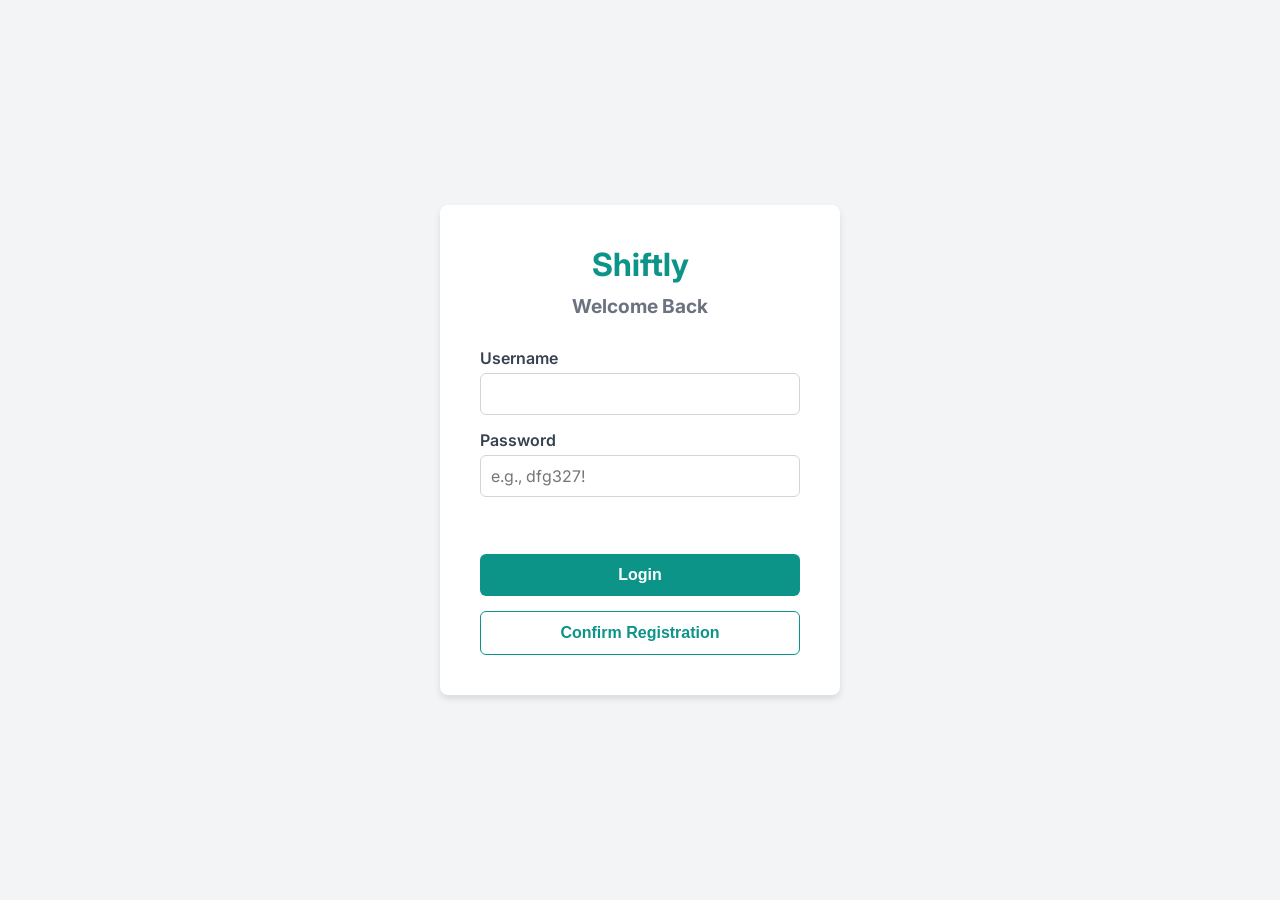
<file: index.html>
<!DOCTYPE html>
<html lang="en">
<head>
    <meta charset="UTF-8">
    <meta name="viewport" content="width=device-width, initial-scale=1.0">
    <title>Shiftly - My Shifts</title>
    <link href="https://fonts.googleapis.com/css2?family=Inter:wght@400;500;600;700&display=swap" rel="stylesheet">
    
    <link rel="stylesheet" href="style.css">
    <link rel="stylesheet" href="home.css">
</head>
<body>
    <header class="top-bar">
        <div class="logo">Shiftly</div>
        <div class="user-menu">
            <span id="userGreeting" class="greeting">Hello - Username</span>
            <a href="index.html" class="nav-link">My Shifts</a>
            <a href="edit-profile.html" class="nav-link">Edit Profile</a>
            <a href="#" id="logoutBtn" class="nav-link logout">Log out</a>
        </div>
    </header>

    <main class="main-container">
        <section class="filters">
            <input type="text" id="searchPlace" placeholder="Search by shift place..." class="search-input">
            <div class="date-range">
                <input type="date" id="startDate" class="date-input">
                <span>to</span>
                <input type="date" id="endDate" class="date-input">
            </div>
            <button id="filterBtn" class="primary-btn">Search</button>
        </section>
        <div class="table-container">
            <table id="shiftTable">
                <thead>
                    <tr>
                        <th>Date</th>
                        <th>Start Time</th>
                        <th>End Time</th>
                        <th>Hourly Wage</th>
                        <th>Shift Place</th>
                        <th>Total Profit</th>
                    </tr>
                </thead>
                <tbody id="shiftTableBody">

                </tbody>
            </table>
        </div>

        <div class="highest-earning">
            🏆 Highest Earning Month: <span id="highestMonthDisplay">N/A</span>
        </div>

        <button class="fab-add" onclick="window.location.href='add-shift.html'" aria-label="Add Shift">+</button>
    </main>

    <footer class="bottom-footer">
        <div class="footer-menu">
            <a href="index.html">My Shifts</a>
            <a href="add-shift.html">Add Shift</a>
            <a href="edit-profile.html">Profile</a>
        </div>
    </footer>

    <script src="home.js"></script>
</body>
</html>
</file>
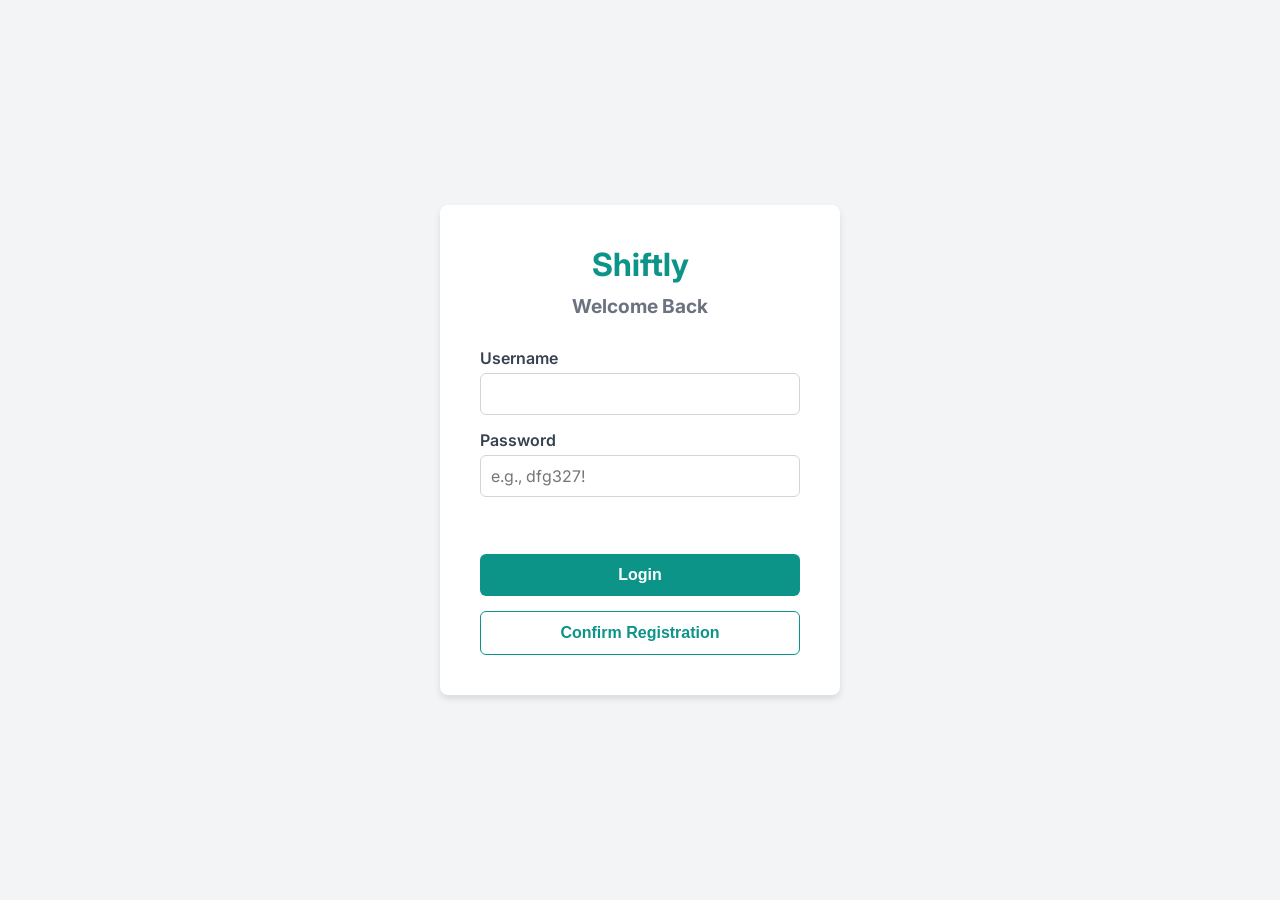
<file: add-shift.html>
<!DOCTYPE html>
<html lang="en">
<head>
    <meta charset="UTF-8">
    <meta name="viewport" content="width=device-width, initial-scale=1.0">
    <title>Shiftly - Add Shift</title>
    <link href="https://fonts.googleapis.com/css2?family=Inter:wght@400;500;600;700&display=swap" rel="stylesheet">
    
    <link rel="stylesheet" href="style.css">
    <link rel="stylesheet" href="add-shift.css">
</head>
<body>
    <header class="top-bar">
        <div class="logo">Shiftly</div>
        <div class="user-menu">
            <a href="index.html" class="nav-link">Cancel & Back</a>
        </div>
    </header>

    <main class="main-container auth-container" style="margin-top: 40px; margin-bottom: 80px;">
        <h2>Add a New Shift</h2>
        <form id="addShiftForm">
            <div class="form-group">
                <label for="shiftDate">Date Selection</label>
                <input type="date" id="shiftDate" required>
            </div>

            <div class="form-group">
                <label for="startTime">Start Time</label>
                <input type="time" id="startTime" required>
            </div>

            <div class="form-group">
                <label for="endTime">End Time</label>
                <input type="time" id="endTime" required>
            </div>

            <div class="form-group">
                <label for="hourlyWage">Hourly Wage ($)</label>
                <input type="number" id="hourlyWage" step="0.01" min="0" required>
            </div>

            <div class="form-group">
                <label for="workplace">Workplace</label>
                <input type="text" id="workplace" list="placeOptions" placeholder="Select or type a new place..." required>
    
                <datalist id="placeOptions">
       
                </datalist>
            </div>

            <div class="form-group">
                <label for="shiftSlug">Shift Slug (Unique Name)</label>
                <input type="text" id="shiftSlug" placeholder="e.g., mar-19-sushi" required>
            </div>

            <div class="form-group">
                <label for="comments">Comments</label>
                <textarea id="comments" rows="3" style="width: 100%; padding: 10px; border: 1px solid #ccc; border-radius: 4px;"></textarea>
            </div>

            <div id="errorMessage" class="error-message"></div>

            <button type="submit" id="saveBtn">
                <span id="btnText">Save Shift</span>
                <div id="spinner" class="spinner" style="display: none;"></div>
            </button>
        </form>
    </main>

    <script src="add-shift.js"></script>
</body>
</html>
</file>
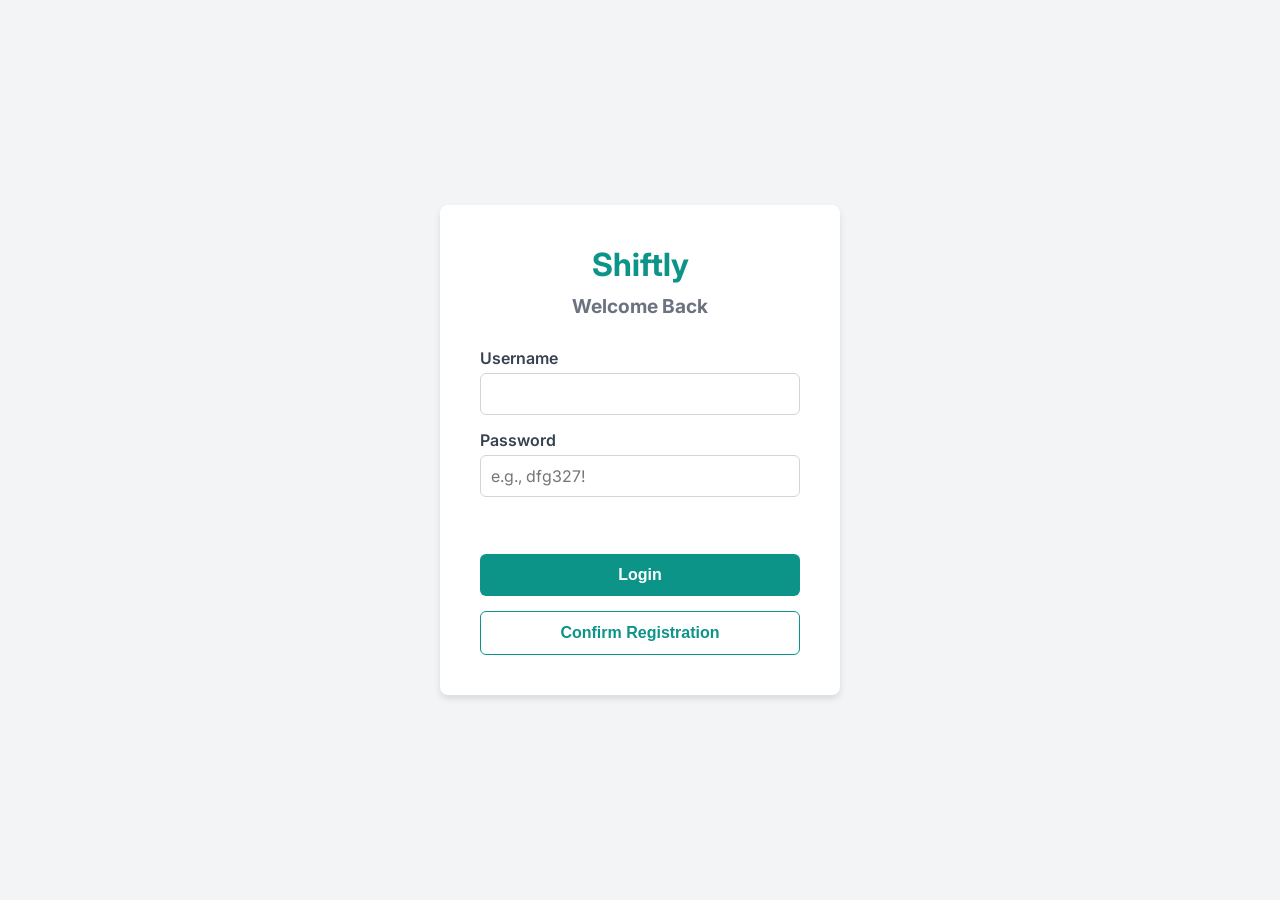
<file: edit-profile.html>
<!DOCTYPE html>
<html lang="en">
<head>
    <meta charset="UTF-8">
    <meta name="viewport" content="width=device-width, initial-scale=1.0">
    <title>Shiftly - Edit Profile</title>
    <link href="https://fonts.googleapis.com/css2?family=Inter:wght@400;500;600;700&display=swap" rel="stylesheet">
    
    <link rel="stylesheet" href="style.css">
    <link rel="stylesheet" href="edit-profile.css">
</head>
<body>
    <header class="top-bar">
        <div class="logo">Shiftly</div>
        <div class="user-menu">
            <a href="index.html" class="nav-link">Cancel & Back</a>
        </div>
    </header>

    <main class="main-container auth-container" style="margin-top: 40px; margin-bottom: 80px;">
        <h2>Edit Profile</h2>
        <form id="editProfileForm">
            <div class="form-group">
                <label for="email">Email</label>
                <input type="email" id="email" required>
            </div>

            <div class="form-group">
                <label for="username">Username (Min 6 characters)</label>
                <input type="text" id="username" required>
            </div>
            
            <div class="form-group">
                <label for="firstName">First Name</label>
                <input type="text" id="firstName" required>
            </div>

            <div class="form-group">
                <label for="lastName">Last Name</label>
                <input type="text" id="lastName" required>
            </div>
            
            <div class="form-group">
                <label for="birthDate">Birth Date</label>
                <input type="date" id="birthDate" required>
            </div>

            <div class="form-group">
                <label for="password">Password (Min 6 characters)</label>
                <input type="password" id="password" required>
            </div>
            
            <div class="form-group">
                <label for="confirmPassword">Password Confirmation</label>
                <input type="password" id="confirmPassword" required>
            </div>

            <div id="errorMessage" class="error-message"></div>
            <button type="submit" id="updateBtn">Update</button>
        </form>
    </main>
    
    <script src="edit-profile.js"></script>
</body>
</html>
</file>
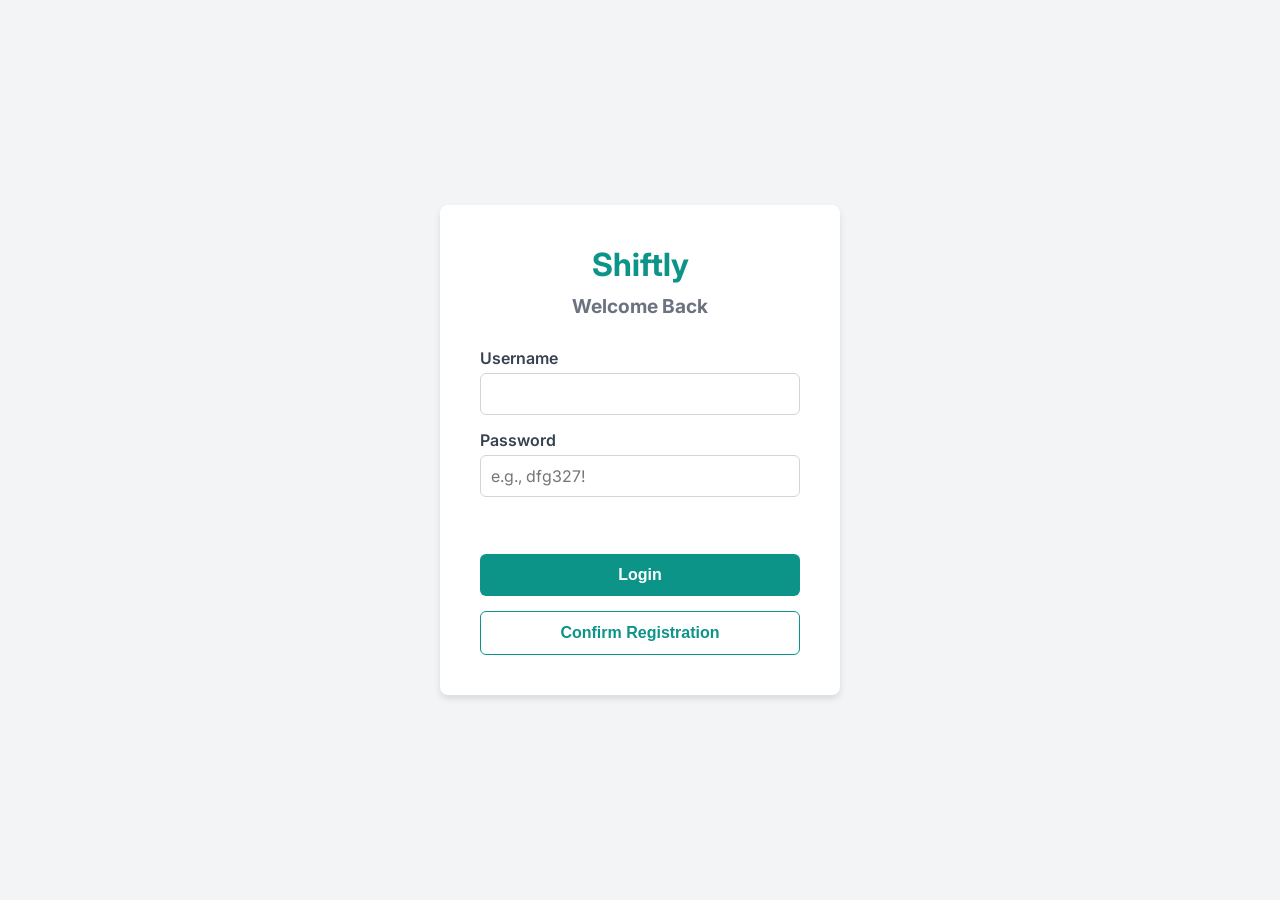
<file: login.html>
<!DOCTYPE html>
<html lang="en">
<head>
    <meta charset="UTF-8">
    <meta name="viewport" content="width=device-width, initial-scale=1.0">
    <title>Shiftly - Login</title>
    <link href="https://fonts.googleapis.com/css2?family=Inter:wght@400;500;600;700&display=swap" rel="stylesheet">
    <link rel="stylesheet" href="style.css">
</head>
<body>
    <div class="auth-container">
        <h1>Shiftly</h1>
        <h2>Welcome Back</h2>
        <form id="loginForm">
            <div class="form-group">
                <label for="username">Username</label>
                <input type="text" id="username" required>
            </div>

            <div class="form-group">
                <label for="password">Password</label>
                <input type="password" id="password" placeholder="e.g., dfg327!" required>
            </div>

            <div id="errorMessage" class="error-message"></div>
            <button type="submit" id="loginBtn">Login</button>
        </form>
        <button type="button" id="confirmRegistrationBtn" class="secondary-btn" onclick="window.location.href='register.html'">Confirm Registration</button>
    </div>
    <script src="login.js"></script>
</body>
</html>
</file>
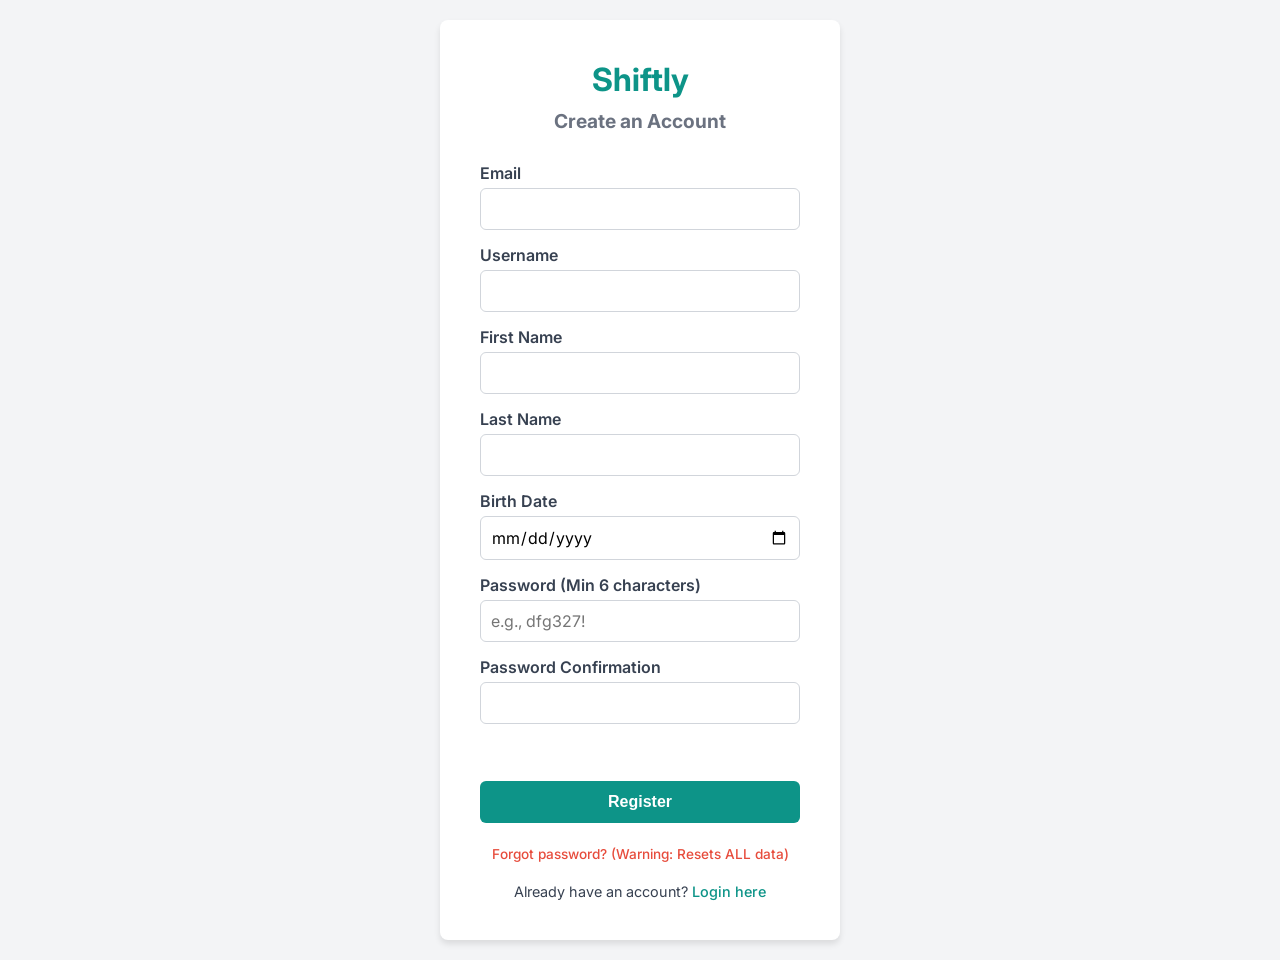
<file: register.html>
<!DOCTYPE html>
<html lang="en">
<head>
    <meta charset="UTF-8">
    <meta name="viewport" content="width=device-width, initial-scale=1.0">
    <title>Shiftly - Register</title>
    <link href="https://fonts.googleapis.com/css2?family=Inter:wght@400;500;600;700&display=swap" rel="stylesheet">
    
    <link rel="stylesheet" href="style.css">
</head>
<body>
    <div class="auth-container">
        <h1>Shiftly</h1>
        <h2>Create an Account</h2>
        <form id="registerForm">
            <div class="form-group">
                <label for="email">Email</label>
                <input type="email" id="email" required>
            </div>
            <div class="form-group">
                <label for="username">Username</label>
                <input type="text" id="username" required>
            </div>
            <div class="form-group">
                <label for="firstName">First Name</label>
                <input type="text" id="firstName" required>
            </div>
            <div class="form-group">
                <label for="lastName">Last Name</label>
                <input type="text" id="lastName" required>
            </div>
            <div class="form-group">
                <label for="birthDate">Birth Date</label>
                <input type="date" id="birthDate" required>
            </div>
            <div class="form-group">
                <label for="password">Password (Min 6 characters)</label>
                <input type="password" id="password" placeholder="e.g., dfg327!" required>
            </div>
            <div class="form-group">
                <label for="confirmPassword">Password Confirmation</label>
                <input type="password" id="confirmPassword" required>
            </div>

            <div id="errorMessage" class="error-message"></div>
            <button type="submit" id="registerBtn">Register</button>
        </form>
        <div class="reset-section" style="margin-top: 20px; text-align:center;">
            <a href="#" id="resetPasswordBtn" style="color:#e74c3c; font-size: 0.85rem;">Forgot password? (Warning: Resets ALL data)</a>
        </div>

        <p>Already have an account? <a href="login.html">Login here</a></p>
    </div>
    <script src="register.js"></script>
</body>
</html>
</file>
<file: style.css>
/* Base Reset & Fonts */
* {
    box-sizing: border-box;
    margin: 0;
    padding: 0;
}

/* Background & Centering */
body {
    background-color: #f3f4f6;
    display: flex;
    justify-content: center;
    align-items: center;
    min-height: 100vh;
    padding: 20px;
    font-family: 'Inter', -apple-system, BlinkMacSystemFont, system-ui, Roboto, sans-serif;
    color: #374151;
}

/* Main Container Box */
.auth-container {
    background-color: white;
    padding: 40px;
    border-radius: 8px;
    box-shadow: 0 4px 6px rgba(0, 0, 0, 0.1);
    width: 100%;
    max-width: 400px;
}

/* Typography */
h1 {
    text-align: center;
    color: #0d9488;
    margin-bottom: 10px;
}

h2 {
    text-align: center;
    color: #6b7280;
    font-size: 1.2rem;
    margin-bottom: 30px;
}

/* Form Elements */
.form-group {
    margin-bottom: 15px;
}

label {
    display: block;
    margin-bottom: 5px;
    color: #374151;
    font-weight: 600;
}

input, select, textarea {
    width: 100%;
    padding: 10px;
    border: 1px solid #d1d5db;
    border-radius: 6px;
    font-size: 1rem;
    font-family: inherit;
}

/* Input Focus Ring */
input:focus, select:focus, textarea:focus {
    border-color: #0d9488; 
    box-shadow: 0 0 0 3px rgba(13, 148, 136, 0.15); 
    outline: none;
}

/* Primary Button */
button {
    width: 100%;
    padding: 12px;
    background-color: #0d9488;
    color: white;
    border: none;
    border-radius: 6px;
    font-size: 1rem;
    font-weight: 600;
    cursor: pointer;
    margin-top: 10px;
    transition: background-color 0.2s ease;
}

button:hover {
    background-color: #0f766e;
}

/* Secondary Button */
.secondary-btn {
    background-color: transparent;
    color: #0d9488;
    border: 1px solid #0d9488;
    margin-top: 15px;
}

.secondary-btn:hover {
    background-color: #f0fdfa;
    color: #0f766e;
}

/* Error Messages */
.error-message {
    color: #ef4444;
    font-size: 0.9rem;
    margin-bottom: 15px;
    text-align: center;
    min-height: 1.2em; 
}

/* Links & Footer */
p {
    text-align: center;
    margin-top: 20px;
    font-size: 0.9rem;
}

a {
    color: #0d9488;
    text-decoration: none;
    font-weight: 500;
}

a:hover {
    color: #0f766e;
    text-decoration: underline;
}
</file>
<file: home.css>
/* Base Layout & Top Bar */
.main-container {
    max-width: 800px;
    margin: 0 auto;
    padding: 20px;
    padding-bottom: 80px; 
}

.top-bar {
    display: flex;
    justify-content: space-between;
    align-items: center;
    background-color: white;
    padding: 15px 20px;
    box-shadow: 0 2px 5px rgba(0,0,0,0.05);
}

.logo {
    font-size: 1.5rem;
    font-weight: bold;
    color: #0d9488; 
}

.user-menu {
    display: flex;
    align-items: center;
    gap: 15px;
    font-size: 0.9rem;
}

.greeting {
    font-weight: bold;
    color: #374151; 
}

.nav-link {
    color: #6b7280;
    text-decoration: none;
    font-weight: 500;
    transition: color 0.2s ease;
}

.nav-link:hover {
    color: #0d9488;
}

.logout { 
    color: #ef4444; 
}

/* Filters */
.filters {
    display: flex;
    flex-wrap: wrap;
    gap: 10px;
    margin-bottom: 20px;
    background: white;
    padding: 15px;
    border-radius: 8px;
    box-shadow: 0 2px 5px rgba(0,0,0,0.05);
}

.search-input, .date-input {
    padding: 10px;
    border: 1px solid #d1d5db;
    border-radius: 6px;
    flex: 1;
    min-width: 150px;
    font-family: inherit;
}

.date-range {
    display: flex;
    align-items: center;
    gap: 10px;
}

.primary-btn {
    padding: 10px 20px;
    background-color: #0d9488;
    color: white;
    border: none;
    border-radius: 6px;
    cursor: pointer;
    font-weight: 600;
    transition: background-color 0.2s ease;
}

.primary-btn:hover {
    background-color: #0f766e;
}

/* Table Design */
.table-container {
    overflow-x: auto; 
    background: white;
    border-radius: 8px;
    box-shadow: 0 2px 5px rgba(0,0,0,0.05);
    margin-bottom: 20px;
}

table {
    width: 100%;
    border-collapse: collapse;
    min-width: 600px;
}

th, td {
    padding: 12px 15px;
    text-align: left;
    border-bottom: 1px solid #f3f4f6;
    white-space: nowrap;
    font-size: 0.9rem;
}

th {
    background-color: #f9fafb;
    color: #6b7280;
    font-weight: 600;
    font-size: 0.85rem;
    text-transform: uppercase;
    letter-spacing: 0.05em;
}

tr:hover { 
    background-color: #f0fdfa; 
}

/* Highest Earning Month */
.highest-earning {
    background: linear-gradient(to right, #ffffff, #f0fdfa);
    border-left: 4px solid #0d9488;
    color: #0f766e;
    padding: 16px 20px;
    border-radius: 6px;
    font-weight: 600;
    text-align: left; 
    box-shadow: 0 1px 3px rgba(0,0,0,0.05);
    display: flex;
    align-items: center;
    gap: 10px;
}

/* Floating Action Button */
.fab-add {
    position: fixed;
    bottom: 80px;
    right: 30px;
    width: 60px;
    height: 60px;
    border-radius: 50%;
    background-color: #0d9488;
    color: white;
    font-size: 30px;
    border: none;
    box-shadow: 0 4px 12px rgba(13, 148, 136, 0.3);
    cursor: pointer;
    transition: transform 0.2s ease, background-color 0.2s ease;
}

.fab-add:hover {
    background-color: #0f766e;
    transform: translateY(-2px);
}

/* Footer */
.bottom-footer {
    position: fixed;
    bottom: 0;
    width: 100%;
    background-color: #374151; 
    padding: 15px;
}

.footer-menu {
    display: flex;
    justify-content: center;
    gap: 20px;
}

.footer-menu a {
    color: #d1d5db;
    text-decoration: none;
    font-size: 0.9rem;
    font-weight: 500;
    transition: color 0.2s ease;
}

.footer-menu a:hover {
    color: white;
}

body {
    display: block; 
    padding: 0;
    background-color: #f3f4f6;
}

@media screen and (max-width: 768px) {
    .top-bar {
        flex-direction: column;
        align-items: center;
        gap: 15px;
        padding: 20px;
    }
    
    .user-menu {
        flex-wrap: wrap;
        justify-content: center;
        gap: 15px;
    }

    .filters {
        flex-direction: column;
        align-items: stretch;
        gap: 10px;
    }

    .date-range {
        flex-direction: column;
        align-items: stretch;
        gap: 10px;
    }

    .table-container {
        overflow-x: auto;
        -webkit-overflow-scrolling: touch;
        margin-bottom: 20px;
        border-radius: 8px;
    }

    #shiftTable {
        min-width: 600px;
    }

    .highest-earning {
        font-size: 0.9rem;
        text-align: center;
    }
}
</file>
<file: add-shift.css>
body {
    display: block; 
    padding: 0;
    background-color: #f3f4f6;
}

.top-bar {
    display: flex;
    justify-content: space-between;
    align-items: center;
    background-color: white;
    padding: 15px 20px;
    box-shadow: 0 2px 5px rgba(0,0,0,0.05);
}

.logo {
    font-size: 1.5rem;
    font-weight: bold;
    color: #0d9488;
}

.user-menu {
    display: flex;
    align-items: center;
}

.nav-link {
    color: #6b7280;
    text-decoration: none;
    font-size: 0.9rem;
    font-weight: 500;
}

.nav-link:hover {
    color: #0d9488;
}

.main-container.auth-container {
    margin: 40px auto 80px auto !important; 
}

#saveBtn {
    display: flex;
    justify-content: center;
    align-items: center;
    gap: 10px;
}

.spinner {
    width: 20px;
    height: 20px;
    border: 3px solid rgba(255, 255, 255, 0.3);
    border-radius: 50%;
    border-top-color: white;
    animation: spin 1s ease-in-out infinite;
}

@keyframes spin {
    to { transform: rotate(360deg); }
}

textarea {
    resize: vertical;
    font-family: inherit; 
}
</file>
<file: edit-profile.css>
body {
    display: block; 
    padding: 0;
    background-color: #f3f4f6;
}

.top-bar {
    display: flex;
    justify-content: space-between;
    align-items: center;
    background-color: white;
    padding: 15px 20px;
    box-shadow: 0 2px 5px rgba(0,0,0,0.05);
}

.logo {
    font-size: 1.5rem;
    font-weight: bold;
    color: #0d9488;
}

.nav-link {
    color: #6b7280;
    text-decoration: none;
    font-size: 0.9rem;
    font-weight: 500;
}

.nav-link:hover {
    color: #0d9488;
}

.main-container.auth-container {
    margin: 40px auto 80px auto !important;
}
</file>
